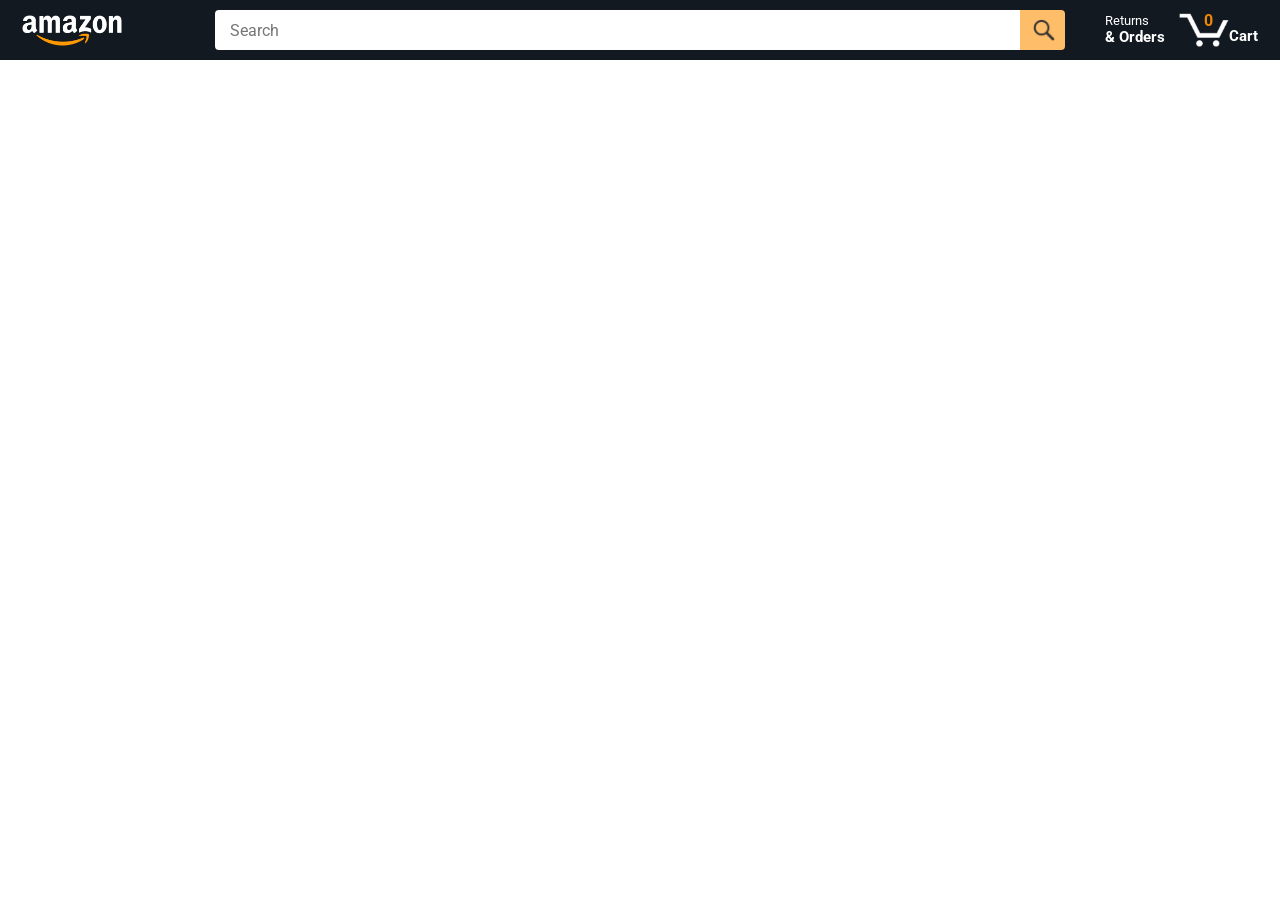
<file: index.html>
<!doctype html>
<html>
  <head>
    <title>Amazon Project</title>

    <meta name="viewport" content="width=device-width, initial-scale=1" />

    <!-- Load a font called Roboto from Google Fonts. -->
    <link rel="preconnect" href="https://fonts.googleapis.com" />
    <link rel="preconnect" href="https://fonts.gstatic.com" crossorigin />
    <link
      href="https://fonts.googleapis.com/css2?family=Roboto:wght@400;500;700&display=swap"
      rel="stylesheet"
    />

    <!-- Here are the CSS files for this page. -->
    <link rel="stylesheet" href="styles/shared/general.css" />
    <link rel="stylesheet" href="styles/shared/amazon-header.css" />
    <link rel="stylesheet" href="styles/pages/amazon.css" />
  </head>
  <body>
    <div class="amazon-header">
      <div class="amazon-header-left-section">
        <a href="index.html" class="header-link">
          <img class="amazon-logo" src="images/amazon-logo-white.png" />
          <img
            class="amazon-mobile-logo"
            src="images/amazon-mobile-logo-white.png"
          />
        </a>
      </div>

      <div class="amazon-header-middle-section">
        <input class="search-bar" type="text" placeholder="Search" />

        <button class="search-button">
          <img class="search-icon" src="images/icons/search-icon.png" />
        </button>
      </div>

      <div class="amazon-header-right-section">
        <a class="orders-link header-link" href="orders.html">
          <span class="returns-text">Returns</span>
          <span class="orders-text">& Orders</span>
        </a>

        <a class="cart-link header-link" href="checkout.html">
          <img class="cart-icon" src="images/icons/cart-icon.png" />
          <div class="cart-quantity js-cart-quantity">0</div>
          <div class="cart-text">Cart</div>
        </a>
      </div>
    </div>

    <div class="main">
      <div class="products-grid js-products-grid"></div>
    </div>
    <script type="module" src="scripts/amazon.js"></script>
  </body>
</html>
</file>
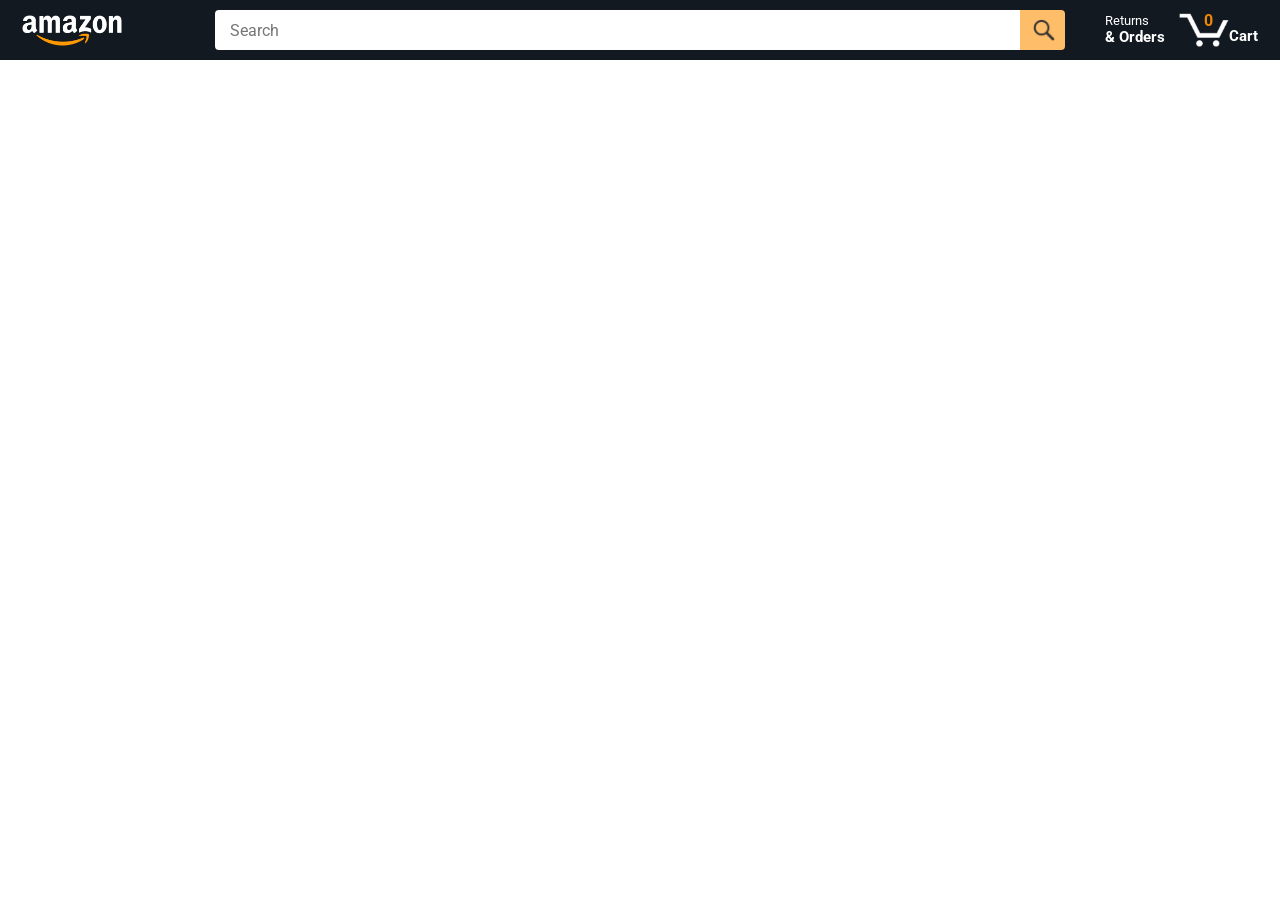
<file: amazon.html>
<!doctype html>
<html>
  <head>
    <title>Amazon Project</title>

    <meta name="viewport" content="width=device-width, initial-scale=1" />

    <!-- Load a font called Roboto from Google Fonts. -->
    <link rel="preconnect" href="https://fonts.googleapis.com" />
    <link rel="preconnect" href="https://fonts.gstatic.com" crossorigin />
    <link
      href="https://fonts.googleapis.com/css2?family=Roboto:wght@400;500;700&display=swap"
      rel="stylesheet"
    />

    <!-- Here are the CSS files for this page. -->
    <link rel="stylesheet" href="styles/shared/general.css" />
    <link rel="stylesheet" href="styles/shared/amazon-header.css" />
    <link rel="stylesheet" href="styles/pages/amazon.css" />
  </head>
  <body>
    <div class="amazon-header">
      <div class="amazon-header-left-section">
        <a href="amazon.html" class="header-link">
          <img class="amazon-logo" src="images/amazon-logo-white.png" />
          <img
            class="amazon-mobile-logo"
            src="images/amazon-mobile-logo-white.png"
          />
        </a>
      </div>

      <div class="amazon-header-middle-section">
        <input class="search-bar" type="text" placeholder="Search" />

        <button class="search-button">
          <img class="search-icon" src="images/icons/search-icon.png" />
        </button>
      </div>

      <div class="amazon-header-right-section">
        <a class="orders-link header-link" href="orders.html">
          <span class="returns-text">Returns</span>
          <span class="orders-text">& Orders</span>
        </a>

        <a class="cart-link header-link" href="checkout.html">
          <img class="cart-icon" src="images/icons/cart-icon.png" />
          <div class="cart-quantity js-cart-quantity">0</div>
          <div class="cart-text">Cart</div>
        </a>
      </div>
    </div>

    <div class="main">
      <div class="products-grid js-products-grid"></div>
    </div>
    <script type="module" src="scripts/amazon.js"></script>
  </body>
</html>
</file>
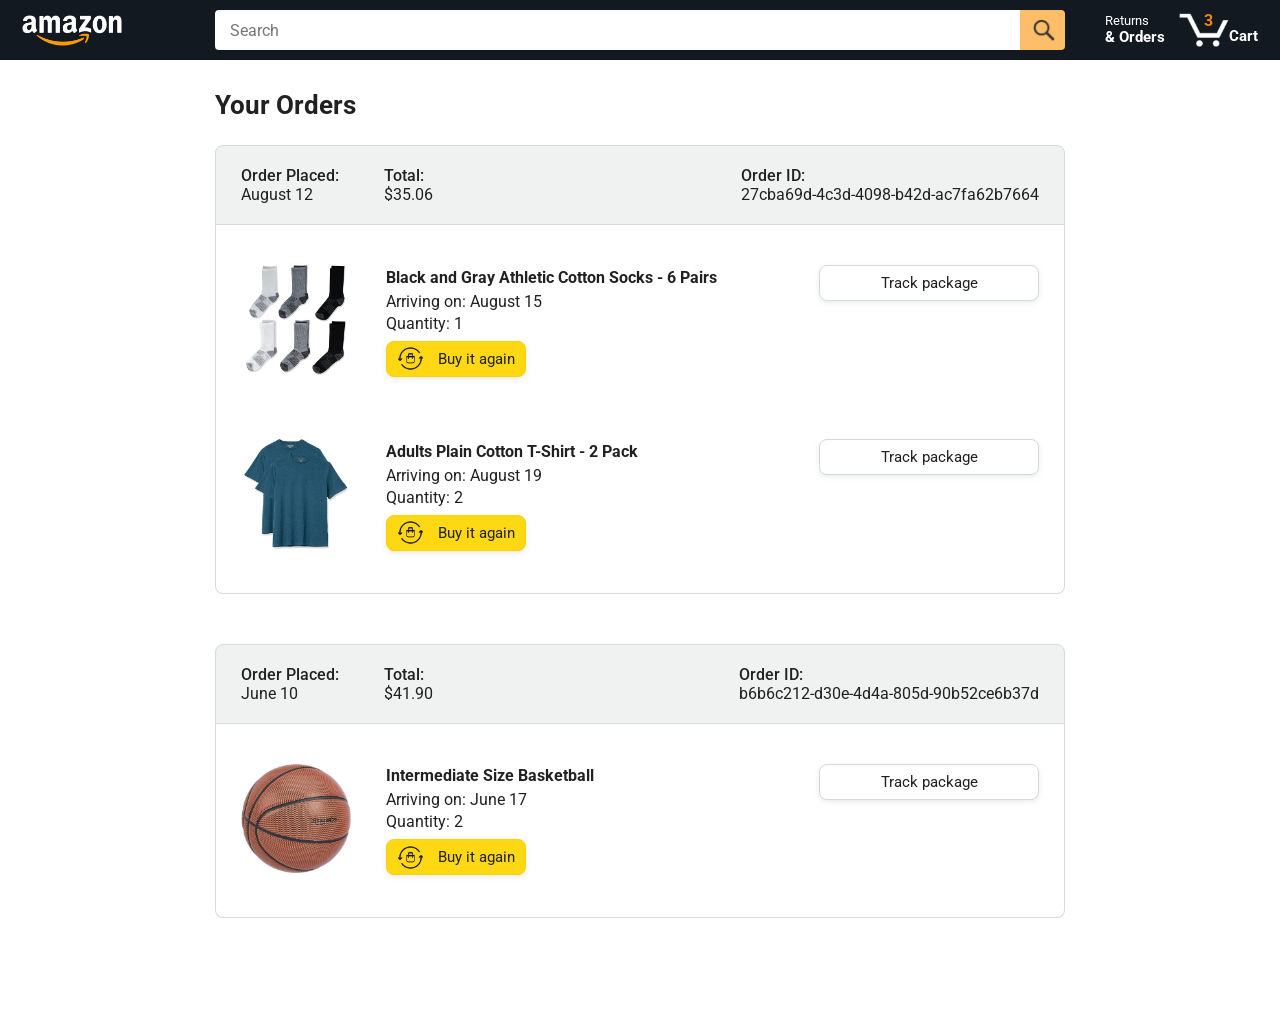
<file: orders.html>
<!doctype html>
<html>
  <head>
    <title>Orders</title>

    <meta name="viewport" content="width=device-width, initial-scale=1" />

    <!-- Load a font called Roboto from Google Fonts. -->
    <link rel="preconnect" href="https://fonts.googleapis.com" />
    <link rel="preconnect" href="https://fonts.gstatic.com" crossorigin />
    <link
      href="https://fonts.googleapis.com/css2?family=Roboto:wght@400;500;700&display=swap"
      rel="stylesheet"
    />

    <!-- Here are the CSS files for this page. -->
    <link rel="stylesheet" href="styles/shared/general.css" />
    <link rel="stylesheet" href="styles/shared/amazon-header.css" />
    <link rel="stylesheet" href="styles/pages/orders.css" />
  </head>
  <body>
    <div class="amazon-header">
      <div class="amazon-header-left-section">
        <a href="index.html" class="header-link">
          <img class="amazon-logo" src="images/amazon-logo-white.png" />
          <img
            class="amazon-mobile-logo"
            src="images/amazon-mobile-logo-white.png"
          />
        </a>
      </div>

      <div class="amazon-header-middle-section">
        <input class="search-bar" type="text" placeholder="Search" />

        <button class="search-button">
          <img class="search-icon" src="images/icons/search-icon.png" />
        </button>
      </div>

      <div class="amazon-header-right-section">
        <a class="orders-link header-link" href="orders.html">
          <span class="returns-text">Returns</span>
          <span class="orders-text">& Orders</span>
        </a>

        <a class="cart-link header-link" href="checkout.html">
          <img class="cart-icon" src="images/icons/cart-icon.png" />
          <div class="cart-quantity">3</div>
          <div class="cart-text">Cart</div>
        </a>
      </div>
    </div>

    <div class="main">
      <div class="page-title">Your Orders</div>

      <div class="orders-grid">
        <div class="order-container">
          <div class="order-header">
            <div class="order-header-left-section">
              <div class="order-date">
                <div class="order-header-label">Order Placed:</div>
                <div>August 12</div>
              </div>
              <div class="order-total">
                <div class="order-header-label">Total:</div>
                <div>$35.06</div>
              </div>
            </div>

            <div class="order-header-right-section">
              <div class="order-header-label">Order ID:</div>
              <div>27cba69d-4c3d-4098-b42d-ac7fa62b7664</div>
            </div>
          </div>

          <div class="order-details-grid">
            <div class="product-image-container">
              <img src="images/products/athletic-cotton-socks-6-pairs.jpg" />
            </div>

            <div class="product-details">
              <div class="product-name">
                Black and Gray Athletic Cotton Socks - 6 Pairs
              </div>
              <div class="product-delivery-date">Arriving on: August 15</div>
              <div class="product-quantity">Quantity: 1</div>
              <button class="buy-again-button button-primary">
                <img class="buy-again-icon" src="images/icons/buy-again.png" />
                <span class="buy-again-message">Buy it again</span>
              </button>
            </div>

            <div class="product-actions">
              <a href="tracking.html?orderId=123&productId=456">
                <button class="track-package-button button-secondary">
                  Track package
                </button>
              </a>
            </div>

            <div class="product-image-container">
              <img
                src="images/products/adults-plain-cotton-tshirt-2-pack-teal.jpg"
              />
            </div>

            <div class="product-details">
              <div class="product-name">
                Adults Plain Cotton T-Shirt - 2 Pack
              </div>
              <div class="product-delivery-date">Arriving on: August 19</div>
              <div class="product-quantity">Quantity: 2</div>
              <button class="buy-again-button button-primary">
                <img class="buy-again-icon" src="images/icons/buy-again.png" />
                <span class="buy-again-message">Buy it again</span>
              </button>
            </div>

            <div class="product-actions">
              <a href="tracking.html">
                <button class="track-package-button button-secondary">
                  Track package
                </button>
              </a>
            </div>
          </div>
        </div>

        <div class="order-container">
          <div class="order-header">
            <div class="order-header-left-section">
              <div class="order-date">
                <div class="order-header-label">Order Placed:</div>
                <div>June 10</div>
              </div>
              <div class="order-total">
                <div class="order-header-label">Total:</div>
                <div>$41.90</div>
              </div>
            </div>

            <div class="order-header-right-section">
              <div class="order-header-label">Order ID:</div>
              <div>b6b6c212-d30e-4d4a-805d-90b52ce6b37d</div>
            </div>
          </div>

          <div class="order-details-grid">
            <div class="product-image-container">
              <img
                src="images/products/intermediate-composite-basketball.jpg"
              />
            </div>

            <div class="product-details">
              <div class="product-name">Intermediate Size Basketball</div>
              <div class="product-delivery-date">Arriving on: June 17</div>
              <div class="product-quantity">Quantity: 2</div>
              <button class="buy-again-button button-primary">
                <img class="buy-again-icon" src="images/icons/buy-again.png" />
                <span class="buy-again-message">Buy it again</span>
              </button>
            </div>

            <div class="product-actions">
              <a href="tracking.html">
                <button class="track-package-button button-secondary">
                  Track package
                </button>
              </a>
            </div>
          </div>
        </div>
      </div>
    </div>
  </body>
</html>
</file>
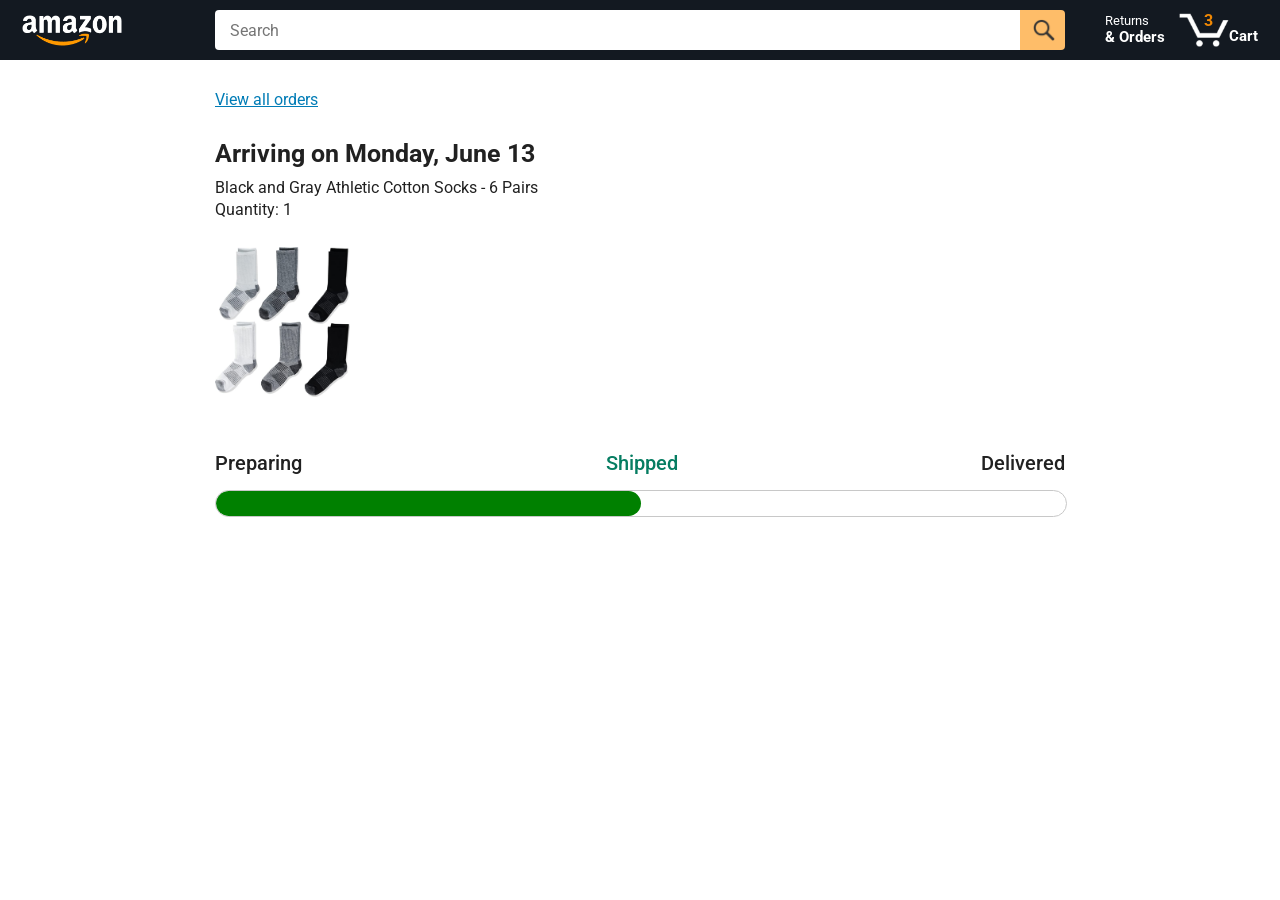
<file: tracking.html>
<!doctype html>
<html>
  <head>
    <title>Tracking</title>

    <meta name="viewport" content="width=device-width, initial-scale=1" />

    <!-- Load a font called Roboto from Google Fonts. -->
    <link rel="preconnect" href="https://fonts.googleapis.com" />
    <link rel="preconnect" href="https://fonts.gstatic.com" crossorigin />
    <link
      href="https://fonts.googleapis.com/css2?family=Roboto:wght@400;500;700&display=swap"
      rel="stylesheet"
    />

    <!-- Here are the CSS files for this page. -->
    <link rel="stylesheet" href="styles/shared/general.css" />
    <link rel="stylesheet" href="styles/shared/amazon-header.css" />
    <link rel="stylesheet" href="styles/pages/tracking.css" />
  </head>
  <body>
    <div class="amazon-header">
      <div class="amazon-header-left-section">
        <a href="index.html" class="header-link">
          <img class="amazon-logo" src="images/amazon-logo-white.png" />
          <img
            class="amazon-mobile-logo"
            src="images/amazon-mobile-logo-white.png"
          />
        </a>
      </div>

      <div class="amazon-header-middle-section">
        <input class="search-bar" type="text" placeholder="Search" />

        <button class="search-button">
          <img class="search-icon" src="images/icons/search-icon.png" />
        </button>
      </div>

      <div class="amazon-header-right-section">
        <a class="orders-link header-link" href="orders.html">
          <span class="returns-text">Returns</span>
          <span class="orders-text">& Orders</span>
        </a>

        <a class="cart-link header-link" href="checkout.html">
          <img class="cart-icon" src="images/icons/cart-icon.png" />
          <div class="cart-quantity">3</div>
          <div class="cart-text">Cart</div>
        </a>
      </div>
    </div>

    <div class="main">
      <div class="order-tracking">
        <a class="back-to-orders-link link-primary" href="orders.html">
          View all orders
        </a>

        <div class="delivery-date">Arriving on Monday, June 13</div>

        <div class="product-info">
          Black and Gray Athletic Cotton Socks - 6 Pairs
        </div>

        <div class="product-info">Quantity: 1</div>

        <img
          class="product-image"
          src="images/products/athletic-cotton-socks-6-pairs.jpg"
        />

        <div class="progress-labels-container">
          <div class="progress-label">Preparing</div>
          <div class="progress-label current-status">Shipped</div>
          <div class="progress-label">Delivered</div>
        </div>

        <div class="progress-bar-container">
          <div class="progress-bar"></div>
        </div>
      </div>
    </div>
    <script>
      //url:http://127.0.0.1:5500/tracking.html?orderID=123&productID=456
      const url = new URL(window.location.href);
      console.log(url.searchParams.get("orderID"));
      console.log(url.searchParams.get("productID"));
    </script>
  </body>
</html>
</file>
<file: styles/shared/general.css>
body {
  font-family: Roboto, Arial;
  color: rgb(33, 33, 33);
  margin: 0;
}

p {
  margin: 0;
}

button {
  cursor: pointer;
}

select {
  cursor: pointer;
}

input,
select,
button {
  font-family: Roboto, Arial;
}

.button-primary {
  color: rgb(33, 33, 33);
  background-color: rgb(255, 216, 20);
  border: 1px solid rgb(252, 210, 0);
  border-radius: 8px;
  cursor: pointer;
  box-shadow: 0 2px 5px rgba(213, 217, 217, 0.5);
}

.button-primary:hover {
  background-color: rgb(247, 202, 0);
  border: 1px solid rgb(242, 194, 0);
}

.button-primary:active {
  background: rgb(255, 216, 20);
  border-color: rgb(252, 210, 0);
  box-shadow: none;
}

.button-secondary {
  color: rgb(33, 33, 33);
  background: white;
  border: 1px solid rgb(213, 217, 217);
  border-radius: 8px;
  cursor: pointer;
  box-shadow: 0 2px 5px rgba(213, 217, 217, 0.5);
}

.button-secondary:hover {
  background-color: rgb(247, 250, 250);
}

.button-secondary:active {
  background-color: rgb(237, 253, 255);
  box-shadow: none;
}

.limit-text-to-2-lines {
  display: -webkit-box;
  /* -webkit-line-clamp: 2; */
  -webkit-box-orient: vertical;
  overflow: hidden;
}

.link-primary {
  color: rgb(1, 124, 182);
  cursor: pointer;
}

.link-primary:hover {
  color: rgb(196, 80, 0);
}

/* Styles for dropdown selectors. */
select {
  color: rgb(33, 33, 33);
  background-color: rgb(240, 240, 240);
  border: 1px solid rgb(213, 217, 217);
  border-radius: 8px;
  padding: 3px 5px;
  font-size: 15px;
  cursor: pointer;
  box-shadow: 0 2px 5px rgba(213, 217, 217, 0.5);
}

select:focus,
input:focus {
  outline: 2px solid rgb(255, 153, 0);
}
</file>
<file: styles/shared/amazon-header.css>
.amazon-header {
  background-color: rgb(19, 25, 33);
  color: white;
  padding-left: 15px;
  padding-right: 15px;

  display: flex;
  align-items: center;
  justify-content: space-between;

  position: fixed;
  top: 0;
  left: 0;
  right: 0;
  height: 60px;
}

.amazon-header-left-section {
  width: 180px;
}

@media (max-width: 800px) {
  .amazon-header-left-section {
    width: unset;
  }
}

.header-link {
  display: inline-block;
  padding: 6px;
  border-radius: 2px;
  cursor: pointer;
  text-decoration: none;
  border: 1px solid rgba(0, 0, 0, 0);
}

.header-link:hover {
  border: 1px solid white;
}

.amazon-logo {
  width: 100px;
  margin-top: 5px;
}

.amazon-mobile-logo {
  display: none;
}

@media (max-width: 575px) {
  .amazon-logo {
    display: none;
  }

  .amazon-mobile-logo {
    display: block;
    height: 35px;
    margin-top: 5px;
  }
}

.amazon-header-middle-section {
  flex: 1;
  max-width: 850px;
  margin-left: 10px;
  margin-right: 10px;
  display: flex;
}

.search-bar {
  flex: 1;
  width: 0;
  font-size: 16px;
  height: 38px;
  padding-left: 15px;
  border: none;
  border-top-left-radius: 4px;
  border-bottom-left-radius: 4px;
  border-top-right-radius: 0;
  border-bottom-right-radius: 0;
}

.search-button {
  background-color: rgb(254, 189, 105);
  border: none;
  width: 45px;
  height: 40px;
  border-top-right-radius: 4px;
  border-bottom-right-radius: 4px;
  flex-shrink: 0;
}

.search-icon {
  height: 22px;
  margin-left: 2px;
  margin-top: 3px;
}

.amazon-header-right-section {
  width: 180px;
  flex-shrink: 0;
  display: flex;
  justify-content: end;
}

.orders-link {
  color: white;
}

.returns-text {
  display: block;
  font-size: 13px;
}

.orders-text {
  display: block;
  font-size: 15px;
  font-weight: 700;
}

.cart-link {
  color: white;
  display: flex;
  align-items: center;
  position: relative;
}

.cart-icon {
  width: 50px;
}

.cart-text {
  margin-top: 12px;
  font-size: 15px;
  font-weight: 700;
}

.cart-quantity {
  color: rgb(240, 136, 4);
  font-size: 16px;
  font-weight: 700;

  position: absolute;
  top: 4px;
  left: 22px;
  
  width: 26px;
  text-align: center;
}
</file>
<file: styles/pages/amazon.css>
.main {
  margin-top: 60px;
}

.products-grid {
  display: grid;

  grid-template-columns: repeat(8, 1fr);
}

@media (max-width: 2000px) {
  .products-grid {
    grid-template-columns: repeat(7, 1fr);
  }
}

@media (max-width: 1600px) {
  .products-grid {
    grid-template-columns: repeat(6, 1fr);
  }
}

@media (max-width: 1300px) {
  .products-grid {
    grid-template-columns: repeat(5, 1fr);
  }
}

@media (max-width: 1000px) {
  .products-grid {
    grid-template-columns: repeat(4, 1fr);
  }
}

@media (max-width: 800px) {
  .products-grid {
    grid-template-columns: repeat(3, 1fr);
  }
}

@media (max-width: 575px) {
  .products-grid {
    grid-template-columns: repeat(2, 1fr);
  }
}

@media (max-width: 450px) {
  .products-grid {
    grid-template-columns: 1fr;
  }
}

.product-container {
  padding-top: 40px;
  padding-bottom: 25px;
  padding-left: 25px;
  padding-right: 25px;

  border-right: 1px solid rgb(231, 231, 231);
  border-bottom: 1px solid rgb(231, 231, 231);

  display: flex;
  flex-direction: column;
}

.product-image-container {
  display: flex;
  justify-content: center;
  align-items: center;

  height: 180px;
  margin-bottom: 20px;
}

.product-image {
  max-width: 100%;
  max-height: 100%;
}

.product-name {
  height: 40px;
  margin-bottom: 5px;
}

.product-rating-container {
  display: flex;
  align-items: center;
  margin-bottom: 10px;
}

.product-rating-stars {
  width: 100px;
  margin-right: 6px;
}

.product-rating-count {
  color: rgb(1, 124, 182);
  cursor: pointer;
  margin-top: 3px;
}

.product-price {
  font-weight: 700;
  margin-bottom: 10px;
}

.product-quantity-container {
  margin-bottom: 17px;
}

.product-spacer {
  flex: 1;
}

.added-to-cart {
  color: rgb(6, 125, 98);
  font-size: 16px;

  display: flex;
  align-items: center;
  margin-bottom: 8px;
  opacity: 0;
}

.added-to-cart img {
  height: 20px;
  margin-right: 5px;
}

.add-to-cart-button {
  width: 100%;
  padding: 8px;
  border-radius: 50px;
}
</file>
<file: styles/pages/orders.css>
.main {
  max-width: 850px;
  margin-top: 90px;
  margin-bottom: 100px;
  padding-left: 20px;
  padding-right: 20px;
  margin-left: auto;
  margin-right: auto;
}

.page-title {
  font-weight: 700;
  font-size: 26px;
  margin-bottom: 25px;
}

.orders-grid {
  display: grid;
  grid-template-columns: 1fr;
  row-gap: 50px;
}

.order-header {
  background-color: rgb(240, 242, 242);
  border: 1px solid rgb(213, 217, 217);

  display: flex;
  align-items: center;
  justify-content: space-between;

  padding: 20px 25px;
  border-top-left-radius: 8px;
  border-top-right-radius: 8px;
}

.order-header-left-section {
  display: flex;
  flex-shrink: 0;
}

.order-header-label {
  font-weight: 500;
}

.order-date,
.order-total {
  margin-right: 45px;
}

.order-header-right-section {
  flex-shrink: 1;
}

@media (max-width: 575px) {
  .order-header {
    flex-direction: column;
    align-items: start;
    line-height: 23px;
    padding: 15px;
  }

  .order-header-left-section {
    flex-direction: column;
  }

  .order-header-label {
    margin-right: 5px;
  }

  .order-date,
  .order-total {
    display: grid;
    grid-template-columns: auto 1fr;
    margin-right: 0;
  }

  .order-header-right-section {
    display: grid;
    grid-template-columns: auto 1fr;
  }
}

.order-details-grid {
  padding: 40px 25px;
  border: 1px solid rgb(213, 217, 217);
  border-top: none;
  border-bottom-left-radius: 8px;
  border-bottom-right-radius: 8px;

  display: grid;
  grid-template-columns: 110px 1fr 220px;
  column-gap: 35px;
  row-gap: 60px;
  align-items: center;
}

@media (max-width: 800px) {
  .order-details-grid {
    grid-template-columns: 110px 1fr;
    row-gap: 0;
    padding-bottom: 8px;
  }
}

@media (max-width: 450px) {
  .order-details-grid {
    grid-template-columns: 1fr;
  }
}

.product-image-container {
  text-align: center;
}

.product-image-container img {
  max-width: 110px;
  max-height: 110px;
}

.product-name {
  font-weight: 700;
  margin-bottom: 5px;
}

.product-delivery-date {
  margin-bottom: 3px;
}

.product-quantity {
  margin-bottom: 8px;
}

.buy-again-button {
  font-size: 15px;
  width: 140px;
  height: 36px;
  border-radius: 8px;

  display: flex;
  align-items: center;
  justify-content: center;
}

.buy-again-icon {
  width: 25px;
  margin-right: 15px;
}

.product-actions {
  align-self: start;
}

.track-package-button {
  width: 100%;
  font-size: 15px;
  padding: 8px;
}

@media (max-width: 800px) {
  .buy-again-button {
    margin-bottom: 10px;
  }

  .product-actions {
    grid-column: 2;
    margin-bottom: 30px;
  }

  .track-package-button {
    width: 140px;
  }
}

@media (max-width: 450px) {
  .product-image-container {
    text-align: center;
    margin-bottom: 25px;
  }

  .product-image-container img {
    max-width: 150px;
    max-height: 150px;
  }

  .product-name {
    margin-bottom: 10px;
  }

  .product-quantity {
    margin-bottom: 15px;
  }

  .buy-again-button {
    width: 100%;
    margin-bottom: 15px;
  }

  .product-actions {
    grid-column: auto;
    margin-bottom: 70px;
  }

  .track-package-button {
    width: 100%;
    padding: 12px;
  }
}
</file>
<file: styles/pages/tracking.css>
.main {
  max-width: 850px;
  margin-top: 90px;
  margin-bottom: 100px;
  padding-left: 30px;
  padding-right: 30px;
  margin-left: auto;
  margin-right: auto;
}

.back-to-orders-link {
  display: inline-block;
  margin-bottom: 30px;
}

.delivery-date {
  font-size: 25px;
  font-weight: 700;
  margin-bottom: 10px;
}

.product-info {
  margin-bottom: 3px;
}

.product-image {
  max-width: 150px;
  max-height: 150px;
  margin-top: 25px;
  margin-bottom: 50px;
}

.progress-labels-container {
  display: flex;
  justify-content: space-between;
  font-size: 20px;
  font-weight: 500;
  margin-bottom: 15px;
}

.current-status {
  color: rgb(6, 125, 98);
}

@media (max-width: 575px) {
  .progress-labels-container {
    font-size: 16px;
  }
}

@media (max-width: 450px) {
  .progress-labels-container {
    flex-direction: column;
    margin-bottom: 5px;
  }

  .progress-label {
    margin-bottom: 3px;
  }
}

.progress-bar-container {
  height: 25px;
  width: 100%;

  border: 1px solid rgb(200, 200, 200);
  border-radius: 50px;
  overflow: hidden;
}

.progress-bar {
  height: 100%;
  background-color: green;
  border-radius: 50px;
  width: 50%;
}
</file>
